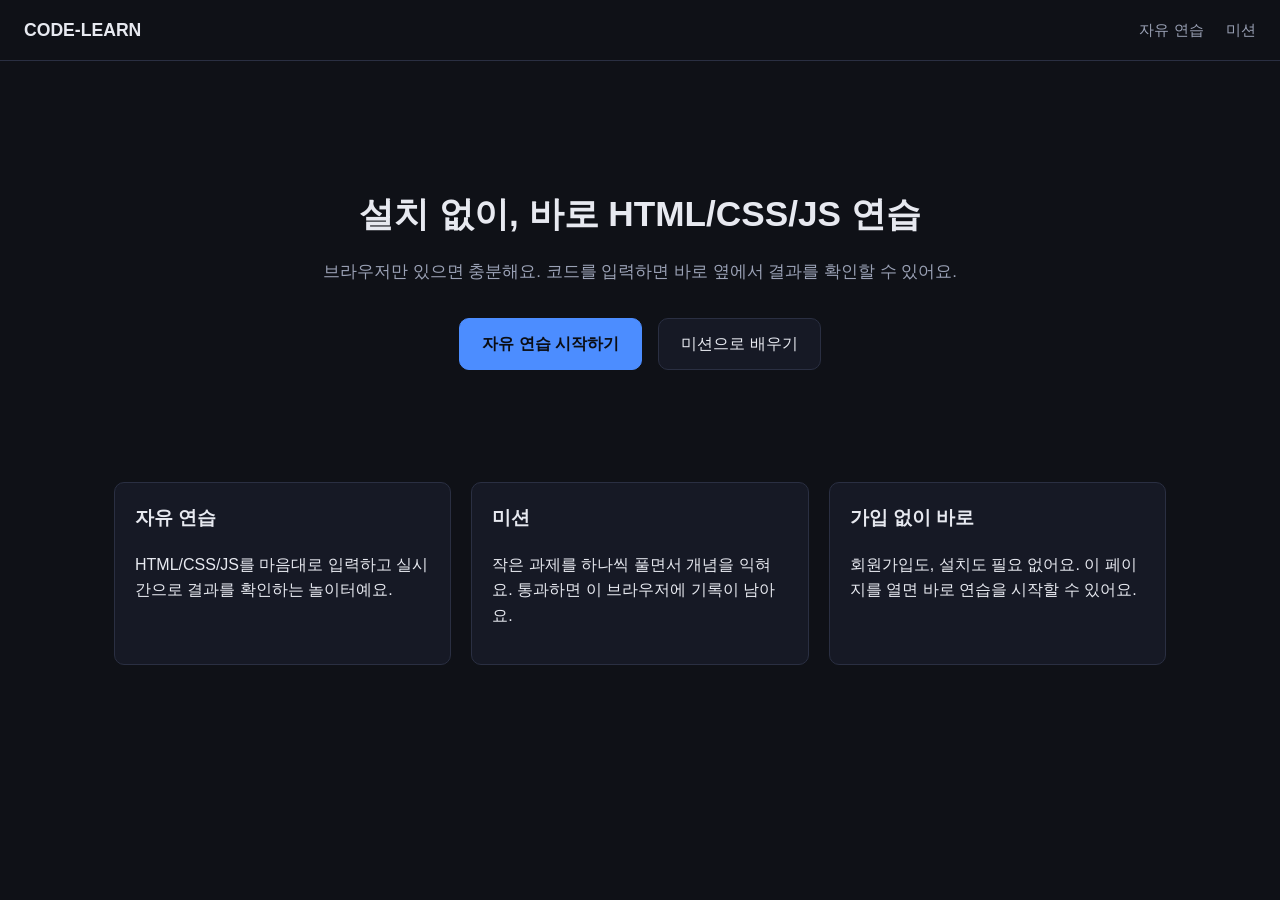
<file: index.html>
<!doctype html>
<html lang="ko">
<head>
<meta charset="utf-8">
<meta name="viewport" content="width=device-width, initial-scale=1">
<title>CODE-LEARN — HTML/CSS/JS 연습</title>
<link rel="stylesheet" href="assets/css/style.css">
<script async src="https://www.googletagmanager.com/gtag/js?id=G-DD7N8WWRGM"></script>
<script>
  window.dataLayer = window.dataLayer || [];
  function gtag(){dataLayer.push(arguments);}
  gtag('js', new Date());
  gtag('config', 'G-DD7N8WWRGM');
</script>
</head>
<body>
<header class="site-header">
  <a class="logo" href="index.html">CODE-LEARN</a>
  <nav>
    <a href="sandbox.html">자유 연습</a>
    <a href="missions.html">미션</a>
  </nav>
</header>

<main>
  <section class="hero">
    <h1>설치 없이, 바로 HTML/CSS/JS 연습</h1>
    <p>브라우저만 있으면 충분해요. 코드를 입력하면 바로 옆에서 결과를 확인할 수 있어요.</p>
    <div class="button-row">
      <a class="btn primary" href="sandbox.html">자유 연습 시작하기</a>
      <a class="btn" href="missions.html">미션으로 배우기</a>
    </div>
  </section>

  <section class="feature-grid">
    <div class="feature-card">
      <h3>자유 연습</h3>
      <p>HTML/CSS/JS를 마음대로 입력하고 실시간으로 결과를 확인하는 놀이터예요.</p>
    </div>
    <div class="feature-card">
      <h3>미션</h3>
      <p>작은 과제를 하나씩 풀면서 개념을 익혀요. 통과하면 이 브라우저에 기록이 남아요.</p>
    </div>
    <div class="feature-card">
      <h3>가입 없이 바로</h3>
      <p>회원가입도, 설치도 필요 없어요. 이 페이지를 열면 바로 연습을 시작할 수 있어요.</p>
    </div>
  </section>
</main>
</body>
</html>
</file>
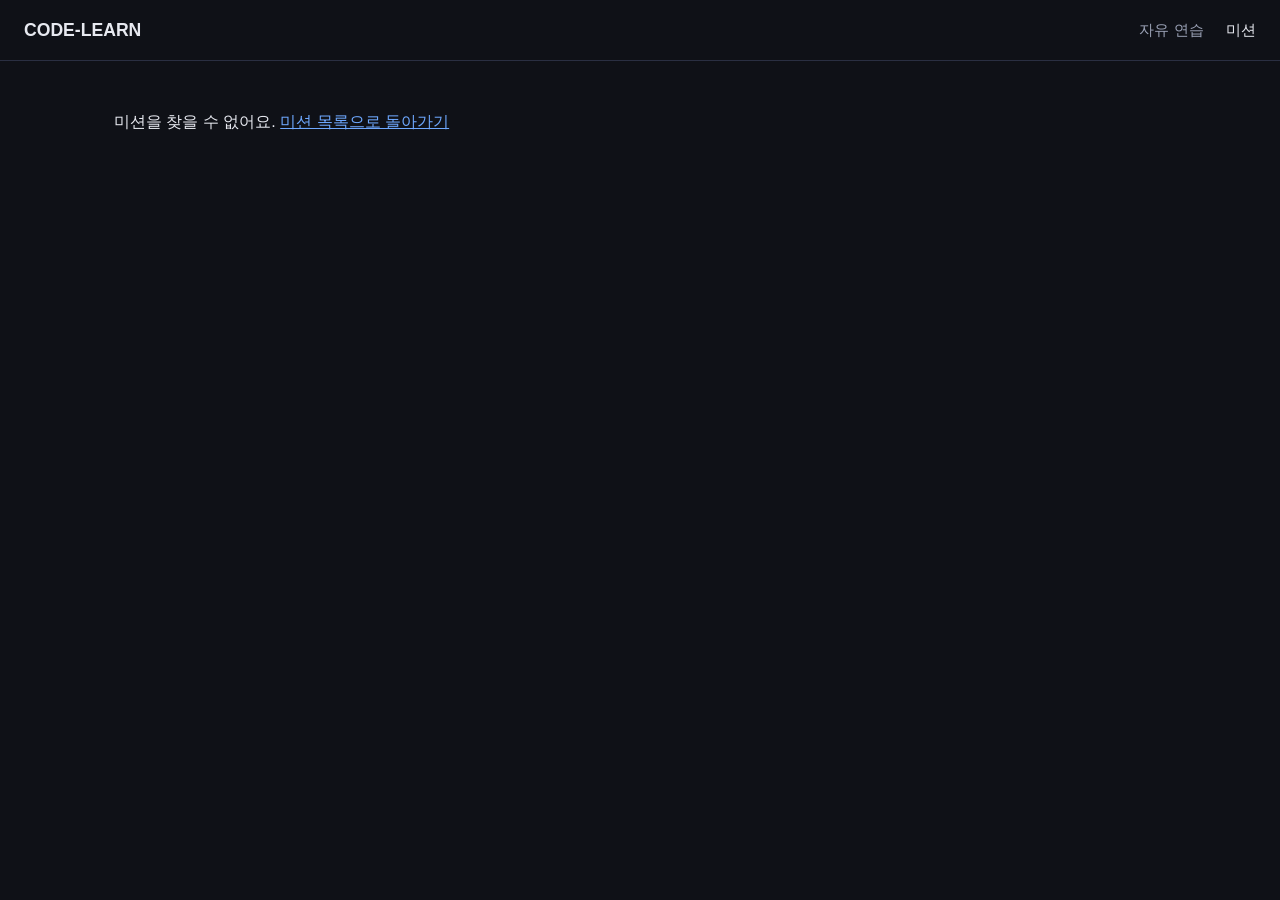
<file: mission.html>
<!doctype html>
<html lang="ko">
<head>
<meta charset="utf-8">
<meta name="viewport" content="width=device-width, initial-scale=1">
<title>미션 — CODE-LEARN</title>
<link rel="stylesheet" href="assets/css/style.css">
<script async src="https://www.googletagmanager.com/gtag/js?id=G-DD7N8WWRGM"></script>
<script>
  window.dataLayer = window.dataLayer || [];
  function gtag(){dataLayer.push(arguments);}
  gtag('js', new Date());
  gtag('config', 'G-DD7N8WWRGM');
</script>
</head>
<body>
<header class="site-header">
  <a class="logo" href="index.html">CODE-LEARN</a>
  <nav>
    <a href="sandbox.html">자유 연습</a>
    <a href="missions.html" class="active">미션</a>
  </nav>
</header>

<main>
  <div id="mission-app">로딩 중...</div>
</main>

<script src="assets/js/editor.js"></script>
<script src="assets/js/advanced-editor.js"></script>
<script src="assets/js/storage.js"></script>
<script type="module" src="assets/js/mission-page.js"></script>
</body>
</html>
</file>
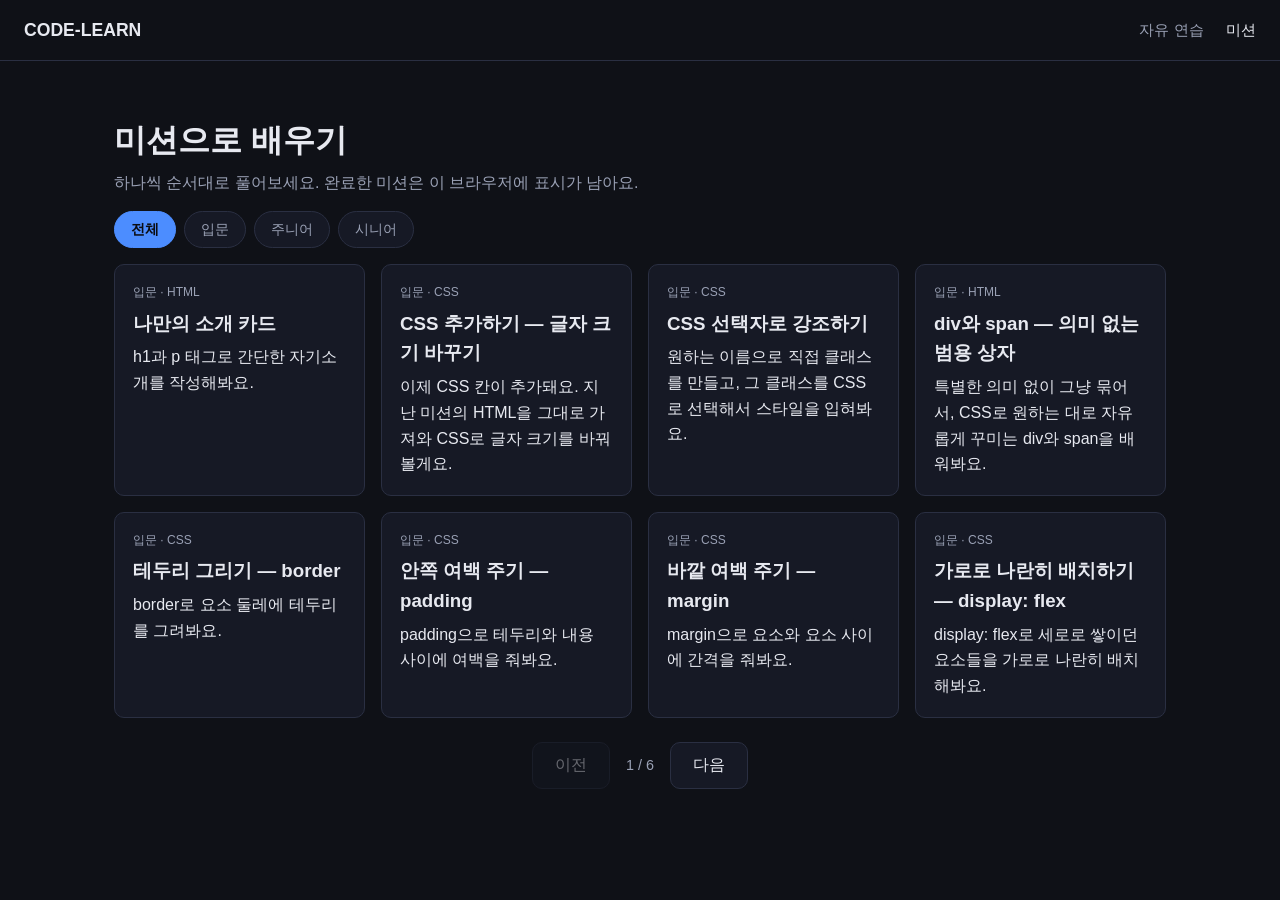
<file: missions.html>
<!doctype html>
<html lang="ko">
<head>
<meta charset="utf-8">
<meta name="viewport" content="width=device-width, initial-scale=1">
<title>미션 목록 — CODE-LEARN</title>
<link rel="stylesheet" href="assets/css/style.css">
<script async src="https://www.googletagmanager.com/gtag/js?id=G-DD7N8WWRGM"></script>
<script>
  window.dataLayer = window.dataLayer || [];
  function gtag(){dataLayer.push(arguments);}
  gtag('js', new Date());
  gtag('config', 'G-DD7N8WWRGM');
</script>
</head>
<body>
<header class="site-header">
  <a class="logo" href="index.html">CODE-LEARN</a>
  <nav>
    <a href="sandbox.html">자유 연습</a>
    <a href="missions.html" class="active">미션</a>
  </nav>
</header>

<main>
  <h1 style="margin-bottom:4px;">미션으로 배우기</h1>
  <p style="color:var(--muted); margin-top:0;">하나씩 순서대로 풀어보세요. 완료한 미션은 이 브라우저에 표시가 남아요.</p>

  <div class="mission-filter-bar" id="filter-bar"></div>
  <div class="mission-list" id="mission-list"></div>
  <div class="mission-pagination" id="pagination"></div>
</main>

<script src="assets/js/storage.js"></script>
<script type="module">
  import { MISSIONS } from "./assets/js/missions-data.js";

  // "전체" 외에 여기 나열된 단계만 필터 버튼으로 보인다. 아직 그 단계 미션이 없어도
  // 버튼은 미리 보여준다(예: 주니어) — 목록이 비면 안내 문구만 뜬다.
  var TIERS = ["전체", "입문", "주니어", "시니어"];
  // 4의 배수로 둔다 — 한 줄에 보통 4칸씩 들어가는 화면 폭에서, 6처럼 4의 배수가
  // 아니면 마지막 줄이 어중간하게(2칸만 차고 2칸은 빈 채로) 끝나 보기 안 좋다.
  var PAGE_SIZE = 8;
  var state = { tier: "전체", page: 1 };

  var progress = getProgress();
  var filterBarEl = document.getElementById("filter-bar");
  var listEl = document.getElementById("mission-list");
  var paginationEl = document.getElementById("pagination");

  function filteredMissions() {
    if (state.tier === "전체") return MISSIONS;
    return MISSIONS.filter(function (m) { return m.tier === state.tier; });
  }

  function renderFilterBar() {
    filterBarEl.innerHTML = "";
    TIERS.forEach(function (tier) {
      var btn = document.createElement("button");
      btn.type = "button";
      btn.className = "filter-btn" + (state.tier === tier ? " active" : "");
      btn.textContent = tier;
      btn.addEventListener("click", function () {
        state.tier = tier;
        state.page = 1;
        renderAll();
      });
      filterBarEl.appendChild(btn);
    });
  }

  function renderList() {
    var missions = filteredMissions();
    var totalPages = Math.max(1, Math.ceil(missions.length / PAGE_SIZE));
    if (state.page > totalPages) state.page = totalPages;
    var start = (state.page - 1) * PAGE_SIZE;
    var pageMissions = missions.slice(start, start + PAGE_SIZE);

    listEl.innerHTML = "";
    if (pageMissions.length === 0) {
      listEl.innerHTML = '<p class="mission-empty">아직 이 단계의 미션이 없어요. 곧 추가될 예정이에요.</p>';
      return;
    }
    pageMissions.forEach(function (mission) {
      var card = document.createElement("a");
      card.className = "mission-card";
      card.href = "mission.html?id=" + encodeURIComponent(mission.id);
      card.innerHTML =
        (progress[mission.id] ? '<span class="done-badge">완료</span>' : "") +
        '<div class="level">' + mission.level + "</div>" +
        "<h3>" + mission.title + "</h3>" +
        "<div>" + mission.summary + "</div>";
      listEl.appendChild(card);
    });
  }

  function renderPagination() {
    var totalPages = Math.max(1, Math.ceil(filteredMissions().length / PAGE_SIZE));
    paginationEl.innerHTML = "";
    if (totalPages <= 1) return;

    var prevBtn = document.createElement("button");
    prevBtn.type = "button";
    prevBtn.className = "btn";
    prevBtn.textContent = "이전";
    prevBtn.disabled = state.page <= 1;
    prevBtn.addEventListener("click", function () {
      state.page -= 1;
      renderAll();
    });

    var indicator = document.createElement("span");
    indicator.className = "pagination-indicator";
    indicator.textContent = state.page + " / " + totalPages;

    var nextBtn = document.createElement("button");
    nextBtn.type = "button";
    nextBtn.className = "btn";
    nextBtn.textContent = "다음";
    nextBtn.disabled = state.page >= totalPages;
    nextBtn.addEventListener("click", function () {
      state.page += 1;
      renderAll();
    });

    paginationEl.appendChild(prevBtn);
    paginationEl.appendChild(indicator);
    paginationEl.appendChild(nextBtn);
  }

  function renderAll() {
    renderFilterBar();
    renderList();
    renderPagination();
  }

  renderAll();
</script>
</body>
</html>
</file>
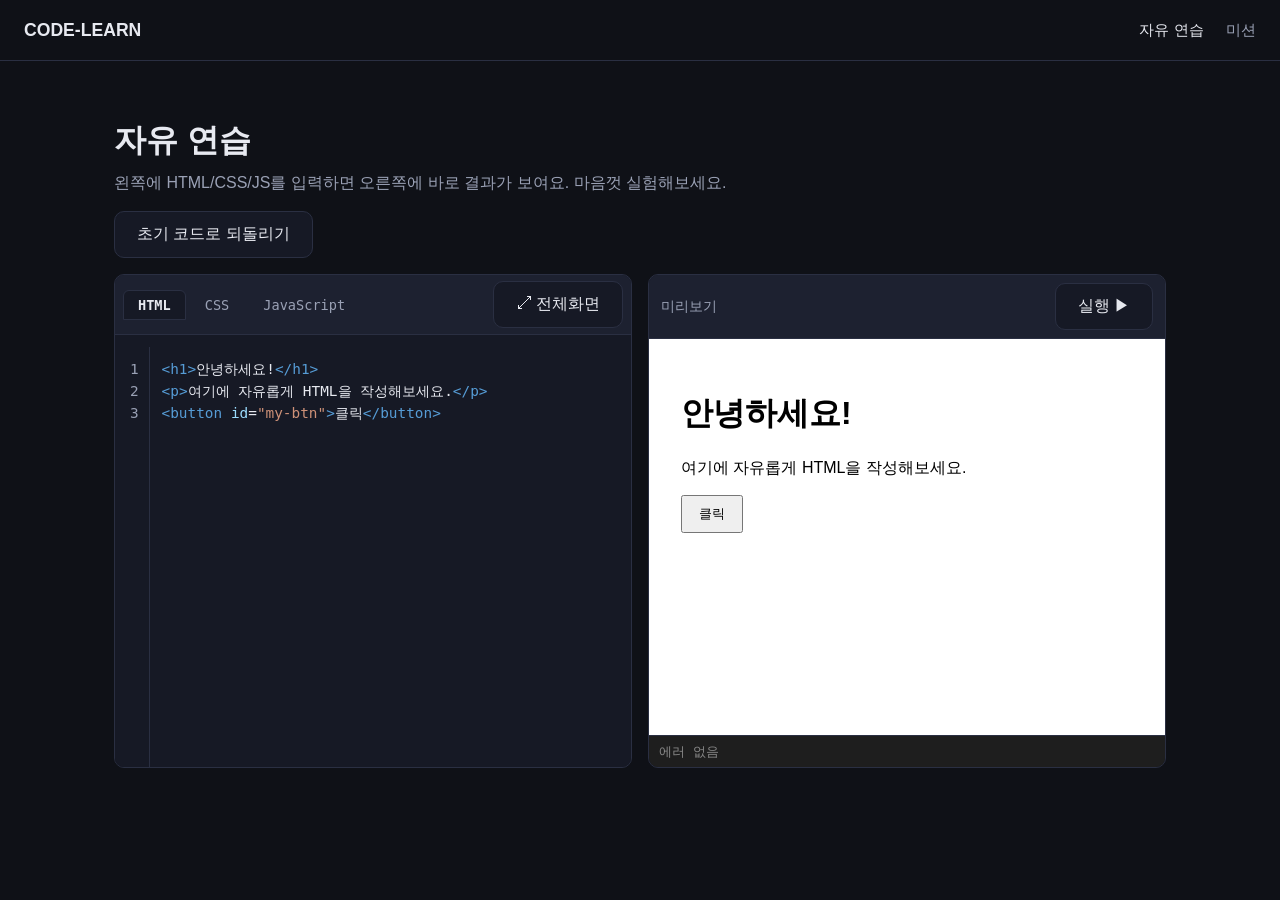
<file: sandbox.html>
<!doctype html>
<html lang="ko">
<head>
<meta charset="utf-8">
<meta name="viewport" content="width=device-width, initial-scale=1">
<title>자유 연습 — CODE-LEARN</title>
<link rel="stylesheet" href="assets/css/style.css">
<script async src="https://www.googletagmanager.com/gtag/js?id=G-DD7N8WWRGM"></script>
<script>
  window.dataLayer = window.dataLayer || [];
  function gtag(){dataLayer.push(arguments);}
  gtag('js', new Date());
  gtag('config', 'G-DD7N8WWRGM');
</script>
</head>
<body>
<header class="site-header">
  <a class="logo" href="index.html">CODE-LEARN</a>
  <nav>
    <a href="sandbox.html" class="active">자유 연습</a>
    <a href="missions.html">미션</a>
  </nav>
</header>

<main>
  <h1 style="margin-bottom:4px;">자유 연습</h1>
  <p style="color:var(--muted); margin-top:0;">왼쪽에 HTML/CSS/JS를 입력하면 오른쪽에 바로 결과가 보여요. 마음껏 실험해보세요.</p>

  <div class="mission-actions" style="margin-bottom:16px;">
    <button type="button" class="btn" id="reset-btn">초기 코드로 되돌리기</button>
  </div>

  <div id="playground"></div>
</main>

<script src="assets/js/editor.js"></script>
<script>
  var STARTER = {
    html: "<h1>안녕하세요!</h1>\n<p>여기에 자유롭게 HTML을 작성해보세요.</p>\n<button id=\"my-btn\">클릭</button>",
    css: "body {\n  font-family: sans-serif;\n  padding: 24px;\n}\n\nbutton {\n  padding: 8px 16px;\n  cursor: pointer;\n}",
    js: "document.getElementById('my-btn').addEventListener('click', function () {\n  alert('버튼이 눌렸어요!');\n});"
  };

  var pg = createPlayground(document.getElementById("playground"), {
    html: STARTER.html,
    css: STARTER.css,
    js: STARTER.js,
    // 미션 페이지와 같은 탭 UI로 통일한다(mission-page.js와 동일한 이유 —
    // html/css/js를 한 화면에 쌓아 보여주는 대신 탭으로 전환하며 봄).
    tabbed: true
  });

  document.getElementById("reset-btn").addEventListener("click", function () {
    pg.setCode(STARTER);
  });
</script>
</body>
</html>
</file>
<file: assets/css/style.css>
:root {
  --bg: #0f1117;
  --panel: #161925;
  --panel-alt: #1d2130;
  --border: #2a2f42;
  --text: #e7e9f0;
  --muted: #9aa1b5;
  --accent: #6ea8fe;
  --accent-strong: #4c8dff;
  --ok: #4caf7d;
  --fail: #e5626b;
  --radius: 10px;
}

* {
  box-sizing: border-box;
}

html, body {
  margin: 0;
  padding: 0;
}

body {
  background: var(--bg);
  color: var(--text);
  font-family: "Pretendard", "Apple SD Gothic Neo", "Segoe UI", sans-serif;
  line-height: 1.6;
}

a {
  color: var(--accent);
}

header.site-header {
  display: flex;
  align-items: center;
  justify-content: space-between;
  padding: 16px 24px;
  border-bottom: 1px solid var(--border);
}

header.site-header .logo {
  font-weight: 700;
  font-size: 1.1rem;
  text-decoration: none;
  color: var(--text);
}

header.site-header nav a {
  margin-left: 18px;
  text-decoration: none;
  color: var(--muted);
  font-size: 0.95rem;
}

header.site-header nav a:hover,
header.site-header nav a.active {
  color: var(--text);
}

main {
  max-width: 1100px;
  margin: 0 auto;
  padding: 32px 24px 64px;
}

.hero {
  text-align: center;
  padding: 64px 16px;
}

.hero h1 {
  font-size: 2.2rem;
  margin-bottom: 12px;
}

.hero p {
  color: var(--muted);
  font-size: 1.05rem;
  margin-bottom: 32px;
}

.button-row {
  display: flex;
  gap: 16px;
  justify-content: center;
  flex-wrap: wrap;
}

.btn {
  display: inline-block;
  padding: 12px 22px;
  border-radius: var(--radius);
  border: 1px solid var(--border);
  background: var(--panel);
  color: var(--text);
  text-decoration: none;
  font-size: 1rem;
  cursor: pointer;
  transition: background 0.15s, border-color 0.15s;
}

.btn:hover {
  border-color: var(--accent);
}

.btn.primary {
  background: var(--accent-strong);
  border-color: var(--accent-strong);
  color: #0b0d13;
  font-weight: 600;
}

.btn.primary:hover {
  background: var(--accent);
}

.feature-grid {
  display: grid;
  grid-template-columns: repeat(auto-fit, minmax(220px, 1fr));
  gap: 20px;
  margin-top: 48px;
}

.feature-card {
  background: var(--panel);
  border: 1px solid var(--border);
  border-radius: var(--radius);
  padding: 20px;
}

.feature-card h3 {
  margin-top: 0;
}

/* ---- Playground (sandbox / mission 공용) ---- */

.playground {
  display: grid;
  grid-template-columns: 1fr 1fr;
  gap: 16px;
  align-items: stretch;
}

@media (max-width: 860px) {
  .playground {
    grid-template-columns: 1fr;
  }
}

.playground-editors {
  display: flex;
  flex-direction: column;
  gap: 12px;
}

/* 탭 모드(주니어/시니어) — html/css/js를 칸마다 쌓지 않고 탭 하나로 전환하며 보여준다.
   .advanced-editor-toolbar/tabs/tab/fullscreen-btn 클래스는 advanced-editor.js와
   똑같이 재사용해서 스타일도 그대로 물려받는다. */
.playground-editors.tabbed {
  background: var(--panel);
  border: 1px solid var(--border);
  border-radius: var(--radius);
  overflow: hidden;
  display: flex;
  flex-direction: column;
}

.playground-editors.tabbed .code-editor {
  height: 420px;
}

/* 전체화면 — 왼쪽 에디터만이 아니라 오른쪽 미리보기까지 두 칸 레이아웃 그대로
   유지한 채 화면 전체로 펼친다("양면 유지" 요청). */
.playground.fullscreen {
  position: fixed;
  inset: 0;
  z-index: 1000;
  background: var(--bg);
  padding: 20px;
  overflow: auto;
}

.playground.fullscreen .playground-editors.tabbed,
.playground.fullscreen .playground-preview {
  height: 100%;
}

.playground.fullscreen .playground-editors.tabbed .code-editor {
  flex: 1;
  height: auto;
}

.editor-panel {
  background: var(--panel);
  border: 1px solid var(--border);
  border-radius: var(--radius);
  overflow: hidden;
  display: flex;
  flex-direction: column;
}

.editor-panel label {
  font-size: 0.8rem;
  font-weight: 600;
  color: var(--muted);
  padding: 8px 12px;
  border-bottom: 1px solid var(--border);
  background: var(--panel-alt);
}

/* ---- 코드 에디터 (문법 강조 + 줄 번호, 외부 라이브러리 없이 직접 구현) ----
   투명한 textarea 밑에 강조된 pre를 겹쳐두고 커서만 textarea에서 보이게 하는 방식.
   둘 다 높이가 고정된 상자 안에서 각자 스크롤하다가 textarea의 스크롤 위치를 JS로
   pre/줄번호 칸에 맞춰준다(그래서 resize는 지원하지 않음 — 셋의 높이가 어긋나면
   깨진다). */

.code-editor {
  display: flex;
  height: 220px;
  min-height: 0; /* 전체화면(fullscreen)에서 height:auto+flex:1로 바뀔 때 필요 — flex
    아이템의 기본 자동 최소 높이(min-height:auto)는 overflow:visible인 자식의 실제
    콘텐츠 크기를 반영한다. .code-gutter(줄 번호)는 position:absolute가 아닌 일반
    흐름의 진짜 텍스트라서, 코드 줄이 많아지면 이 자동 최소 높이가 뷰포트보다 커져
    .code-editor를 억지로 그만큼 키워버린다. 그러면 넘치는 부분이 부모의
    height:100%+overflow:hidden(.playground-editors.tabbed 등)에 그대로 잘려나가고,
    textarea 자신은 이미 내용에 맞게 커져버려서 내부 스크롤바도 안 생기는 이중 문제가
    생긴다(전체화면에서 코드가 길어지면 위아래로 스크롤이 전혀 안 되던 버그, 사용자가
    실제로 발견함, 2026-07-24) — min-height:0으로 이 자동 최소 높이를 꺼서 flex:1이
    실제로 뷰포트 안으로 줄어들 수 있게 하면, textarea 자체의 overflow:auto가 다시
    정상적으로 내부 스크롤을 만들어준다. */
  background: var(--panel);
}

.code-gutter {
  flex: 0 0 auto;
  min-width: 2.4em;
  padding: 12px 10px 12px 12px;
  text-align: right;
  color: var(--muted);
  background: var(--panel);
  font-family: "Consolas", "D2Coding", monospace;
  font-size: 0.9rem;
  line-height: 1.5;
  white-space: pre;
  user-select: none;
  overflow: hidden;
  border-right: 1px solid var(--border);
}

.code-surface {
  position: relative;
  flex: 1;
  min-width: 0;
}

.code-highlight,
.code-input {
  position: absolute;
  top: 0;
  left: 0;
  right: 0;
  bottom: 0;
  margin: 0;
  padding: 12px;
  font-family: "Consolas", "D2Coding", monospace;
  font-size: 0.9rem;
  line-height: 1.5;
  white-space: pre;
  box-sizing: border-box;
  overflow: auto;
}

.code-highlight {
  color: var(--text);
  pointer-events: none;
}

/* 브라우저 기본 스타일이 <code>에 font-family: monospace를 강제로 넣어서, 위
   .code-highlight(부모 pre)에서 지정한 폰트를 안 물려받고 다른 폰트로 렌더링되는
   문제가 있었다 — 그러면 같은 글자라도 textarea와 너비가 달라져서 커서 위치와
   실제 글자가 어긋나 보인다. font: inherit로 부모(.code-highlight)의 폰트를
   강제로 그대로 물려받게 한다. */
.code-highlight code {
  font: inherit;
}

.code-input {
  background: transparent;
  color: transparent;
  caret-color: var(--text);
  border: none;
  outline: none;
  resize: none;
}

.tok-comment { color: #6a9955; font-style: italic; }
.tok-tag { color: #569cd6; }
.tok-attr { color: #9cdcfe; }
.tok-string { color: #ce9178; }
.tok-keyword { color: #c586c0; }
.tok-builtin { color: #4ec9b0; }
.tok-number { color: #b5cea8; }
.tok-color { color: #d7ba7d; }
.tok-ident { color: #9cdcfe; }
.tok-punct { color: var(--muted); }

.playground-preview {
  display: flex;
  flex-direction: column;
  background: var(--panel);
  border: 1px solid var(--border);
  border-radius: var(--radius);
  overflow: hidden;
}

.preview-toolbar {
  display: flex;
  align-items: center;
  justify-content: space-between;
  padding: 8px 12px;
  border-bottom: 1px solid var(--border);
  background: var(--panel-alt);
  font-size: 0.85rem;
  color: var(--muted);
}

.preview-frame {
  flex: 1;
  min-height: 320px;
  border: none;
  background: #fff;
}

/* 미리보기 iframe 안 에러를 보여주는 터미널 느낌의 콘솔. 비어있을 땐(에러 없음)
   :empty로 안내 문구만 흐리게 보여준다 — editor.js/advanced-editor.js가 run()마다
   textContent를 비웠다 채웠다 하며 이 상태를 오간다. */
.preview-console {
  margin: 0;
  padding: 6px 10px;
  min-height: 32px;
  max-height: 110px;
  overflow-y: auto;
  background: #1e1e1e;
  color: #ff6b6b;
  font-family: Consolas, "D2Coding", monospace;
  font-size: 0.8rem;
  line-height: 1.5;
  white-space: pre-wrap;
  word-break: break-word;
  border-top: 1px solid var(--border);
}

.preview-console:empty::before {
  content: "에러 없음";
  color: #888;
}

/* ---- 미션 목록 ---- */

.mission-filter-bar {
  display: flex;
  gap: 8px;
  flex-wrap: wrap;
  margin-bottom: 16px;
}

.filter-btn {
  padding: 8px 16px;
  border-radius: 999px;
  border: 1px solid var(--border);
  background: var(--panel);
  color: var(--muted);
  font-size: 0.9rem;
  cursor: pointer;
  transition: background 0.15s, border-color 0.15s, color 0.15s;
}

.filter-btn:hover {
  border-color: var(--accent);
  color: var(--text);
}

.filter-btn.active {
  background: var(--accent-strong);
  border-color: var(--accent-strong);
  color: #0b0d13;
  font-weight: 600;
}

.mission-empty {
  color: var(--muted);
  padding: 24px 0;
}

.mission-pagination {
  display: flex;
  align-items: center;
  justify-content: center;
  gap: 16px;
  margin-top: 24px;
}

.mission-pagination .btn:disabled {
  opacity: 0.4;
  cursor: not-allowed;
}

.mission-pagination .btn:disabled:hover {
  border-color: var(--border);
}

.pagination-indicator {
  color: var(--muted);
  font-size: 0.9rem;
}

.mission-list {
  display: grid;
  grid-template-columns: repeat(auto-fill, minmax(240px, 1fr));
  gap: 16px;
}

.mission-card {
  display: block;
  background: var(--panel);
  border: 1px solid var(--border);
  border-radius: var(--radius);
  padding: 18px;
  text-decoration: none;
  color: var(--text);
  position: relative;
}

.mission-card:hover {
  border-color: var(--accent);
}

.mission-card .level {
  font-size: 0.75rem;
  color: var(--muted);
}

.mission-card h3 {
  margin: 6px 0;
}

.mission-card .done-badge {
  position: absolute;
  top: 14px;
  right: 14px;
  font-size: 0.75rem;
  color: var(--ok);
  border: 1px solid var(--ok);
  border-radius: 999px;
  padding: 2px 8px;
}

/* ---- 미션 실행 페이지 ---- */

.mission-header {
  margin-bottom: 20px;
}

.inherited-note {
  background: rgba(110, 168, 254, 0.12);
  border: 1px solid var(--accent);
  color: var(--text);
  border-radius: var(--radius);
  padding: 8px 14px;
  font-size: 0.9rem;
  margin: -6px 0 16px;
}

.mission-instructions {
  background: var(--panel);
  border: 1px solid var(--border);
  border-radius: var(--radius);
  padding: 18px 20px;
  margin-bottom: 20px;
}

.mission-instructions code {
  background: var(--panel-alt);
  padding: 1px 6px;
  border-radius: 4px;
}

.mission-instructions pre {
  background: var(--panel-alt);
  border: 1px solid var(--border);
  border-radius: var(--radius);
  padding: 12px 14px;
  overflow-x: auto;
  /* 예시 코드는 "읽고 보는 용도"라 마우스로 긁어서 그대로 붙여넣지 못하게 막는다
     (CLAUDE.md 정책 — 직접 타이핑하게 만드는 게 목적). copy 이벤트 자체를 막는
     보강 처리는 mission-page.js에서 한다. */
  user-select: none;
  -webkit-user-select: none;
  -ms-user-select: none;
}

.mission-instructions pre code {
  background: none;
  padding: 0;
  font-family: "Consolas", "D2Coding", monospace;
}

.demo-row {
  display: grid;
  grid-template-columns: repeat(auto-fit, minmax(180px, 1fr));
  gap: 14px;
  margin: 16px 0;
}

.demo-col {
  background: var(--panel-alt);
  border: 1px solid var(--border);
  border-radius: var(--radius);
  overflow: hidden;
}

.demo-label {
  font-size: 0.8rem;
  color: var(--muted);
  padding: 6px 10px;
  border-bottom: 1px solid var(--border);
}

.demo-frame {
  width: 100%;
  height: 110px;
  border: none;
  background: #fff;
}

.mission-actions {
  margin-top: 16px;
  display: flex;
  align-items: center;
  justify-content: space-between;
  gap: 14px;
  flex-wrap: wrap;
}

.mission-actions-right {
  display: flex;
  align-items: center;
  gap: 14px;
  flex-wrap: wrap;
}

.mission-actions .btn.primary:disabled {
  opacity: 0.7;
  cursor: default;
}

.feedback {
  padding: 10px 14px;
  border-radius: var(--radius);
  font-size: 0.95rem;
  display: none;
}

.feedback.show {
  display: inline-block;
}

.feedback.pass {
  background: rgba(76, 175, 125, 0.15);
  color: var(--ok);
  border: 1px solid var(--ok);
}

.feedback.fail {
  background: rgba(229, 98, 107, 0.15);
  color: var(--fail);
  border: 1px solid var(--fail);
}

/* ---- 고급 에디터(멀티파일 탭 — 파일을 나눠서 import/export로 연결하는 시니어 미션 전용) ---- */

.advanced-editor {
  position: relative;
  border: 1px solid var(--border);
  border-radius: var(--radius);
  background: var(--panel);
  overflow: hidden;
}

.advanced-editor-toolbar {
  display: flex;
  align-items: center;
  justify-content: space-between;
  gap: 8px;
  padding: 6px 8px;
  border-bottom: 1px solid var(--border);
  background: var(--panel-alt);
}

.advanced-editor-tabs {
  display: flex;
  gap: 4px;
  flex-wrap: wrap;
}

.advanced-editor-tab {
  padding: 6px 14px;
  border-radius: 6px 6px 0 0;
  border: 1px solid transparent;
  background: transparent;
  color: var(--muted);
  font-family: "Consolas", "D2Coding", monospace;
  font-size: 0.85rem;
  cursor: pointer;
}

.advanced-editor-tab:hover {
  color: var(--text);
}

.advanced-editor-tab.active {
  background: var(--panel);
  border-color: var(--border);
  color: var(--text);
  font-weight: 600;
}

.advanced-editor .code-editor {
  height: 360px;
}

.advanced-editor.fullscreen {
  position: fixed;
  inset: 0;
  z-index: 1000;
  border: none;
  border-radius: 0;
  display: flex;
  flex-direction: column;
}

.advanced-editor.fullscreen .code-editor {
  flex: 1;
  height: auto;
}

.advanced-run-btn {
  position: absolute;
  right: 20px;
  bottom: 20px;
  padding: 10px 22px;
  border-radius: 999px;
  border: none;
  background: var(--accent-strong);
  color: #0b0d13;
  font-weight: 600;
  font-size: 0.95rem;
  cursor: pointer;
  box-shadow: 0 4px 14px rgba(0, 0, 0, 0.35);
  z-index: 2;
}

.advanced-run-btn:hover {
  background: var(--accent);
}

.advanced-editor.fullscreen .advanced-run-btn {
  position: fixed;
  right: 28px;
  bottom: 28px;
}

/* .preview-frame 등 나머지는 hidden 속성이 아니라 이 .show 클래스로 보이고/숨긴다 —
   [hidden] 기본 스타일(display:none)과 여기 display:flex가 같은 우선순위라 속성만
   토글하면 항상 flex가 이겨버려서 안 숨겨지는 문제가 있다(사용자가 실제로 볼 수
   있는 버그였을 것 — 미리 이렇게 피해서 만듦). */
.advanced-preview-overlay {
  display: none;
  position: absolute;
  inset: 0;
  z-index: 3;
  flex-direction: column;
  background: var(--panel);
}

.advanced-preview-overlay.show {
  display: flex;
}

.advanced-editor.fullscreen .advanced-preview-overlay {
  position: fixed;
}

.advanced-preview-toolbar {
  display: flex;
  align-items: center;
  justify-content: space-between;
  padding: 8px 12px;
  border-bottom: 1px solid var(--border);
  background: var(--panel-alt);
  font-size: 0.85rem;
  color: var(--muted);
}

.advanced-preview-overlay .preview-frame {
  flex: 1;
  border: none;
  background: #fff;
}
</file>
